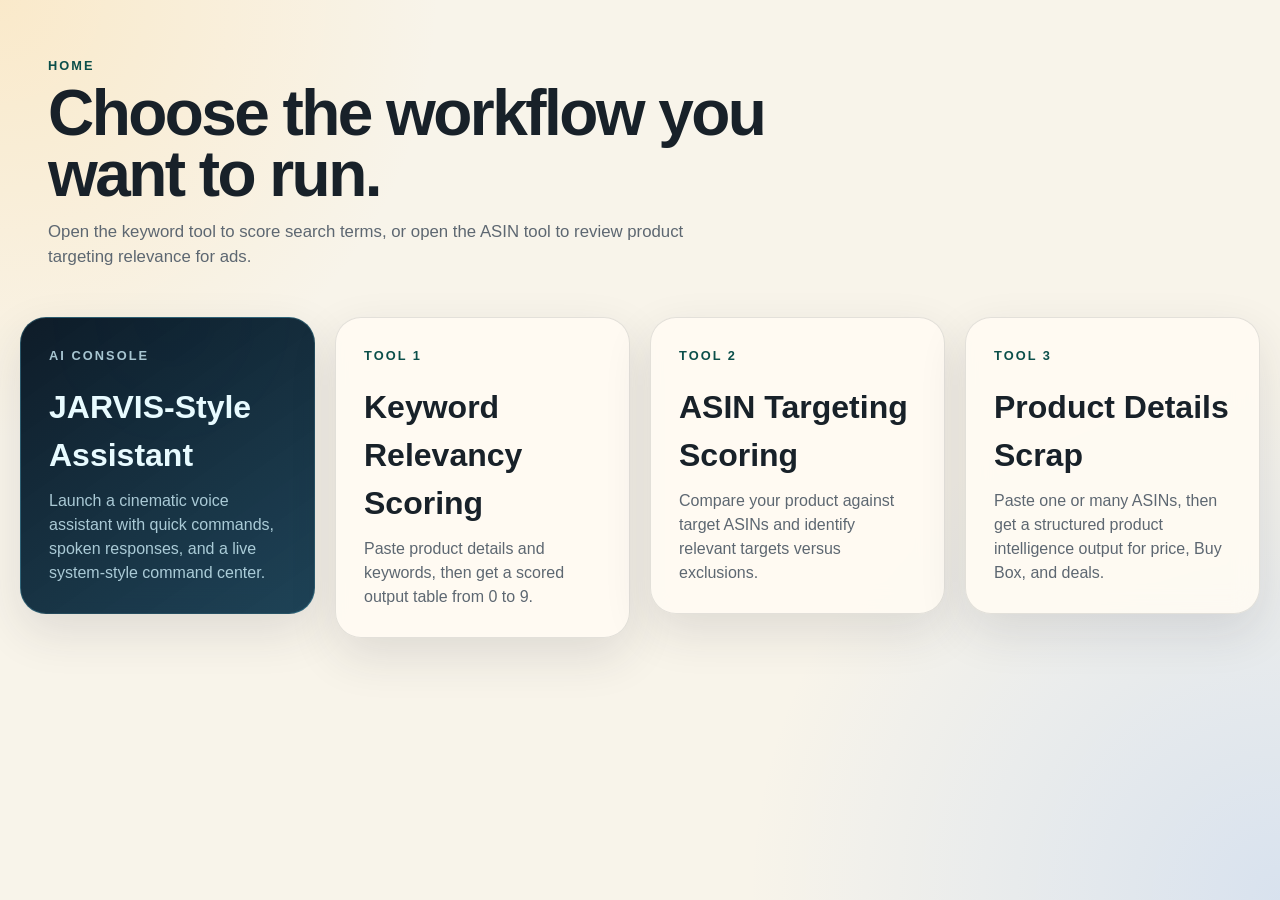
<file: index.html>
<!DOCTYPE html>
<html lang="en">
  <head>
    <meta charset="UTF-8">
    <meta name="viewport" content="width=device-width, initial-scale=1.0">
    <title>Amazon Ads Relevancy Toolkit</title>
    <link rel="stylesheet" href="./styles.css">
  </head>
  <body>
    <main class="app-shell">
      <div class="author-badge">Author by Laxmi Kant</div>

      <section class="hero">
        <p class="eyebrow">Home</p>
        <h1>Choose the workflow you want to run.</h1>
        <p class="hero-copy">
          Open the keyword tool to score search terms, or open the ASIN tool to review product targeting relevance for ads.
        </p>
      </section>

      <section class="workspace workspace-cards">
        <a class="panel tool-card jarvis-card" href="/jarvis">
          <p class="eyebrow">AI Console</p>
          <h2>JARVIS-Style Assistant</h2>
          <p>Launch a cinematic voice assistant with quick commands, spoken responses, and a live system-style command center.</p>
        </a>

        <a class="panel tool-card" href="/keyword">
          <p class="eyebrow">Tool 1</p>
          <h2>Keyword Relevancy Scoring</h2>
          <p>Paste product details and keywords, then get a scored output table from 0 to 9.</p>
        </a>

        <a class="panel tool-card" href="/asin">
          <p class="eyebrow">Tool 2</p>
          <h2>ASIN Targeting Scoring</h2>
          <p>Compare your product against target ASINs and identify relevant targets versus exclusions.</p>
        </a>

        <a class="panel tool-card" href="/product-details-scrap">
          <p class="eyebrow">Tool 3</p>
          <h2>Product Details Scrap</h2>
          <p>Paste one or many ASINs, then get a structured product intelligence output for price, Buy Box, and deals.</p>
        </a>
      </section>
    </main>
  </body>
</html>
</file>
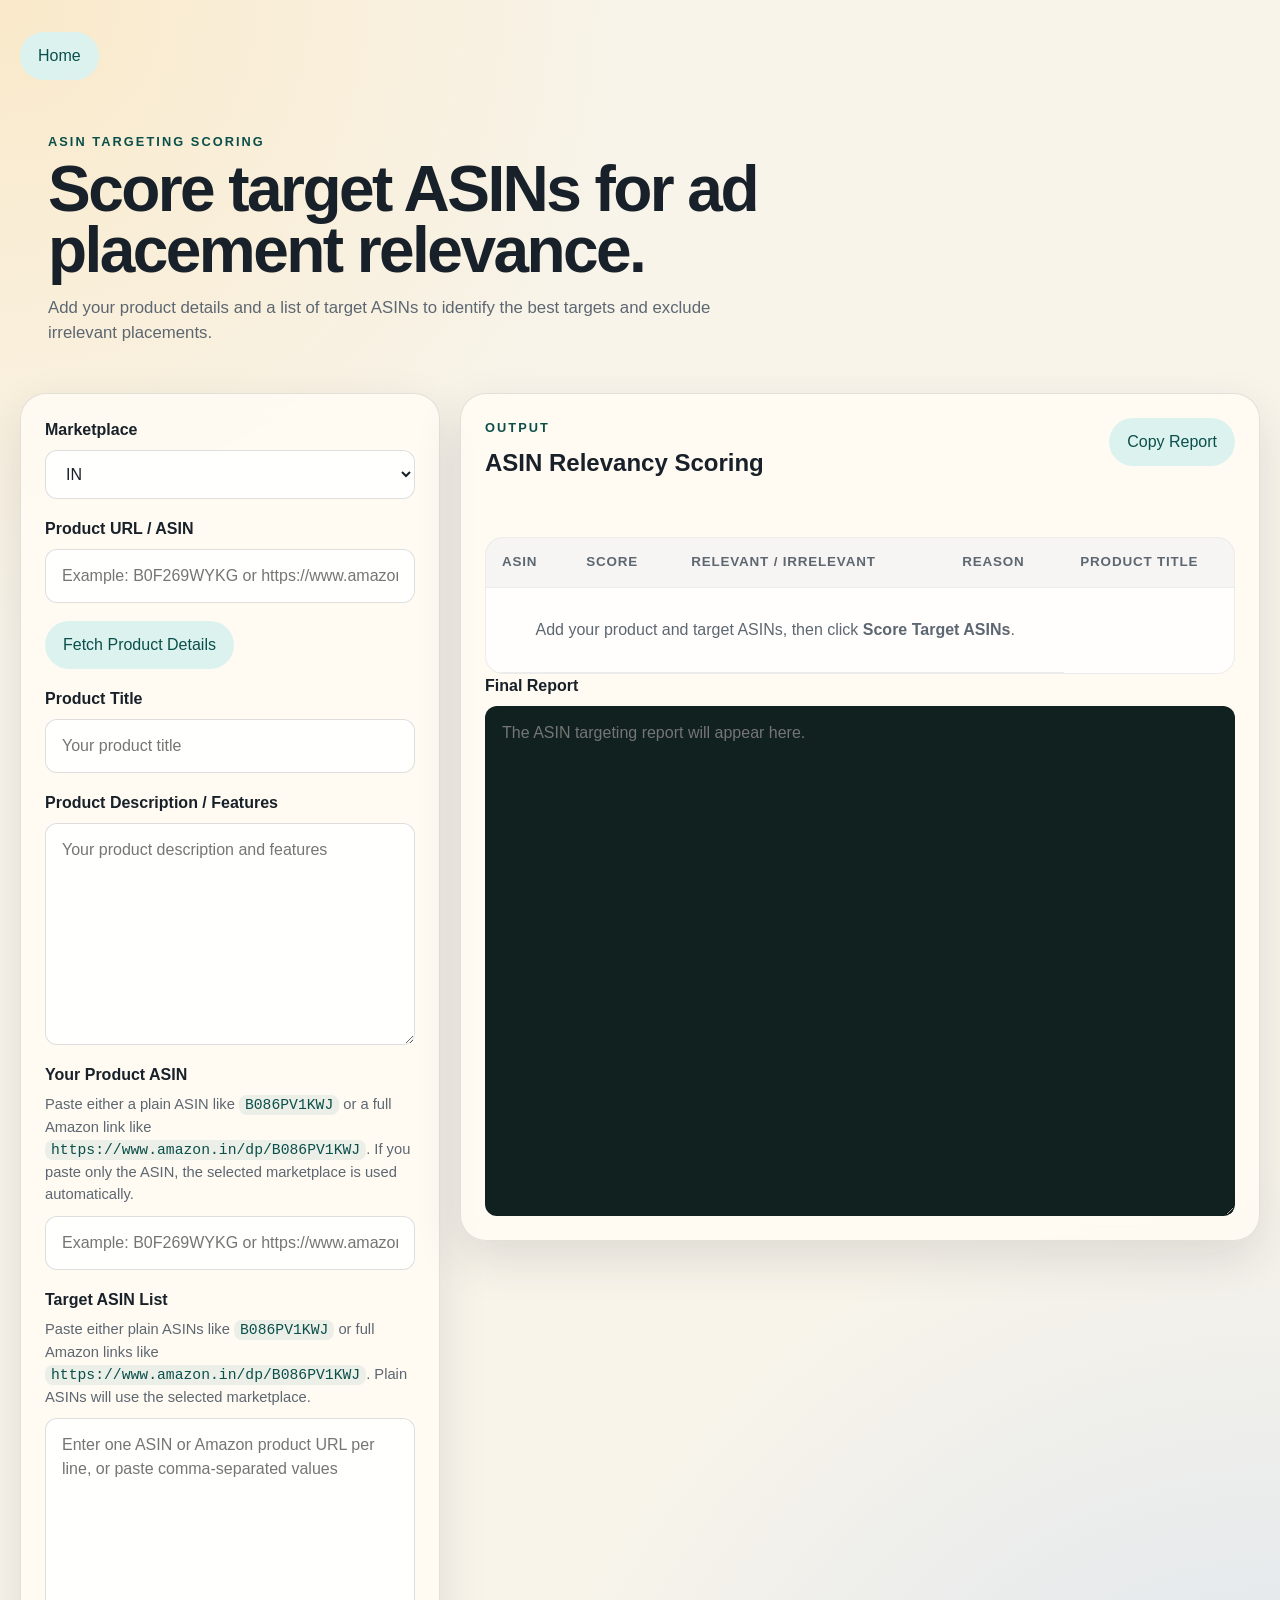
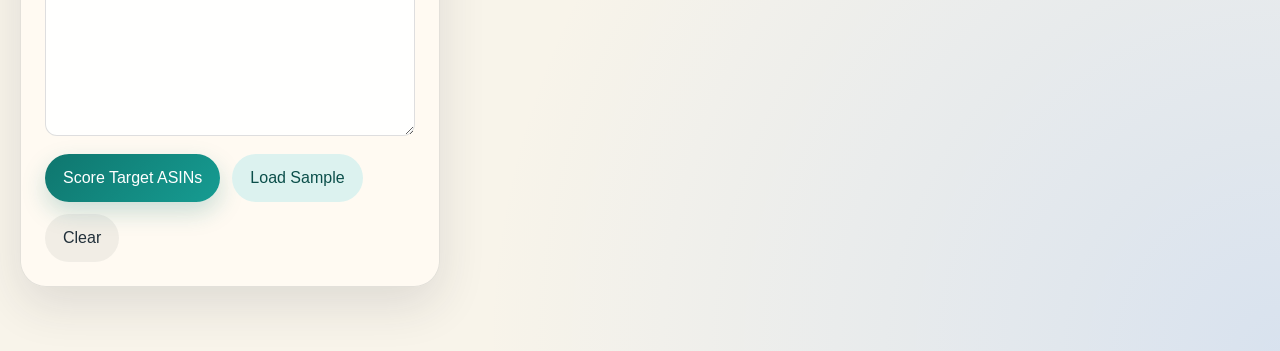
<file: asin.html>
<!DOCTYPE html>
<html lang="en">
  <head>
    <meta charset="UTF-8">
    <meta name="viewport" content="width=device-width, initial-scale=1.0">
    <title>ASIN Targeting Scoring</title>
    <link rel="stylesheet" href="./styles.css">
  </head>
  <body>
    <main class="app-shell">
      <div class="page-top-actions">
        <a class="button button-secondary page-home-link" href="/">Home</a>
      </div>

      <div class="author-badge">Author by Laxmi Kant</div>

      <section class="hero hero-secondary" id="asin-scoring">
        <p class="eyebrow">ASIN Targeting Scoring</p>
        <h1>Score target ASINs for ad placement relevance.</h1>
        <p class="hero-copy">
          Add your product details and a list of target ASINs to identify the best targets and exclude irrelevant placements.
        </p>
      </section>

      <section class="workspace">
        <form class="panel panel-form" id="asin-form" novalidate>
          <div class="field">
            <label for="asin-marketplace">Marketplace</label>
            <select id="asin-marketplace" name="asinMarketplace">
              <option value="IN" selected>IN</option>
              <option value="US">US</option>
              <option value="CA">CA</option>
              <option value="AU">AU</option>
              <option value="UK">UK</option>
              <option value="DE">DE</option>
              <option value="FR">FR</option>
              <option value="IT">IT</option>
              <option value="ES">ES</option>
              <option value="PL">PL</option>
            </select>
          </div>

          <div class="field">
            <label for="asin-product-url">Product URL / ASIN</label>
            <input
              id="asin-product-url"
              name="asinProductUrl"
              type="text"
              placeholder="Example: B0F269WYKG or https://www.amazon.in/dp/B0F269WYKG"
            />
          </div>

          <div class="actions actions-compact">
            <button class="button button-secondary" id="fetch-asin-product" type="button">
              Fetch Product Details
            </button>
          </div>

          <div class="field">
            <label for="asin-product-title">Product Title</label>
            <input
              id="asin-product-title"
              name="asinProductTitle"
              type="text"
              placeholder="Your product title"
            />
          </div>

          <div class="field">
            <label for="asin-product-description">Product Description / Features</label>
            <textarea
              id="asin-product-description"
              name="asinProductDescription"
              rows="8"
              placeholder="Your product description and features"
            ></textarea>
          </div>

          <div class="field">
            <label for="your-product-asin">Your Product ASIN</label>
            <p class="field-note">
              Paste either a plain ASIN like <code>B086PV1KWJ</code> or a full Amazon link like
              <code>https://www.amazon.in/dp/B086PV1KWJ</code>. If you paste only the ASIN, the selected marketplace is used automatically.
            </p>
            <input
              id="your-product-asin"
              name="yourProductAsin"
              type="text"
              placeholder="Example: B0F269WYKG or https://www.amazon.in/dp/B0F269WYKG"
            />
          </div>

          <div class="field">
            <label for="target-asin-list">Target ASIN List</label>
            <p class="field-note">
              Paste either plain ASINs like <code>B086PV1KWJ</code> or full Amazon links like
              <code>https://www.amazon.in/dp/B086PV1KWJ</code>. Plain ASINs will use the selected marketplace.
            </p>
            <textarea
              id="target-asin-list"
              name="targetAsinList"
              rows="12"
              placeholder="Enter one ASIN or Amazon product URL per line, or paste comma-separated values"
            ></textarea>
          </div>

          <div class="actions">
            <button class="button button-primary" type="submit">Score Target ASINs</button>
            <button class="button button-secondary" id="load-asin-sample" type="button">
              Load Sample
            </button>
            <button class="button button-ghost" id="reset-asin-form" type="button">
              Clear
            </button>
          </div>
        </form>

        <section class="panel panel-results">
          <div class="results-header">
            <div>
              <p class="eyebrow">Output</p>
              <h2>ASIN Relevancy Scoring</h2>
            </div>
            <div class="results-actions">
              <button class="button button-secondary" id="copy-asin-output" type="button">
                Copy Report
              </button>
            </div>
          </div>

          <p class="status-message" id="asin-status-message" aria-live="polite"></p>

          <section class="fetched-panel" id="asin-fetched-panel" hidden>
            <div class="fetched-header">
              <div>
                <p class="eyebrow">Live Product Context</p>
                <h2>Fetched Product Details</h2>
              </div>
            </div>
            <div class="fetched-grid">
              <article class="fetched-card">
                <strong>Source</strong>
                <p id="asin-fetched-source">Not fetched yet</p>
              </article>
              <article class="fetched-card">
                <strong>Detected ASIN</strong>
                <p id="asin-fetched-detected-asin">-</p>
              </article>
              <article class="fetched-card fetched-card-wide">
                <strong>Extracted Highlights</strong>
                <ul id="asin-fetched-highlights" class="highlights-list"></ul>
              </article>
            </div>
          </section>

          <div class="table-wrap">
            <table>
              <thead>
                <tr>
                  <th>ASIN</th>
                  <th>Score</th>
                  <th>Relevant / Irrelevant</th>
                  <th>Reason</th>
                  <th>Product Title</th>
                </tr>
              </thead>
              <tbody id="asin-results-body">
                <tr class="empty-row">
                  <td colspan="5">
                    Add your product and target ASINs, then click
                    <strong>Score Target ASINs</strong>.
                  </td>
                </tr>
              </tbody>
            </table>
          </div>

          <div class="report-block">
            <label for="asin-report-output">Final Report</label>
            <textarea
              id="asin-report-output"
              rows="20"
              readonly
              placeholder="The ASIN targeting report will appear here."
            ></textarea>
          </div>
        </section>
      </section>
    </main>

    <script src="./src/main.js" defer></script>
  </body>
</html>
</file>
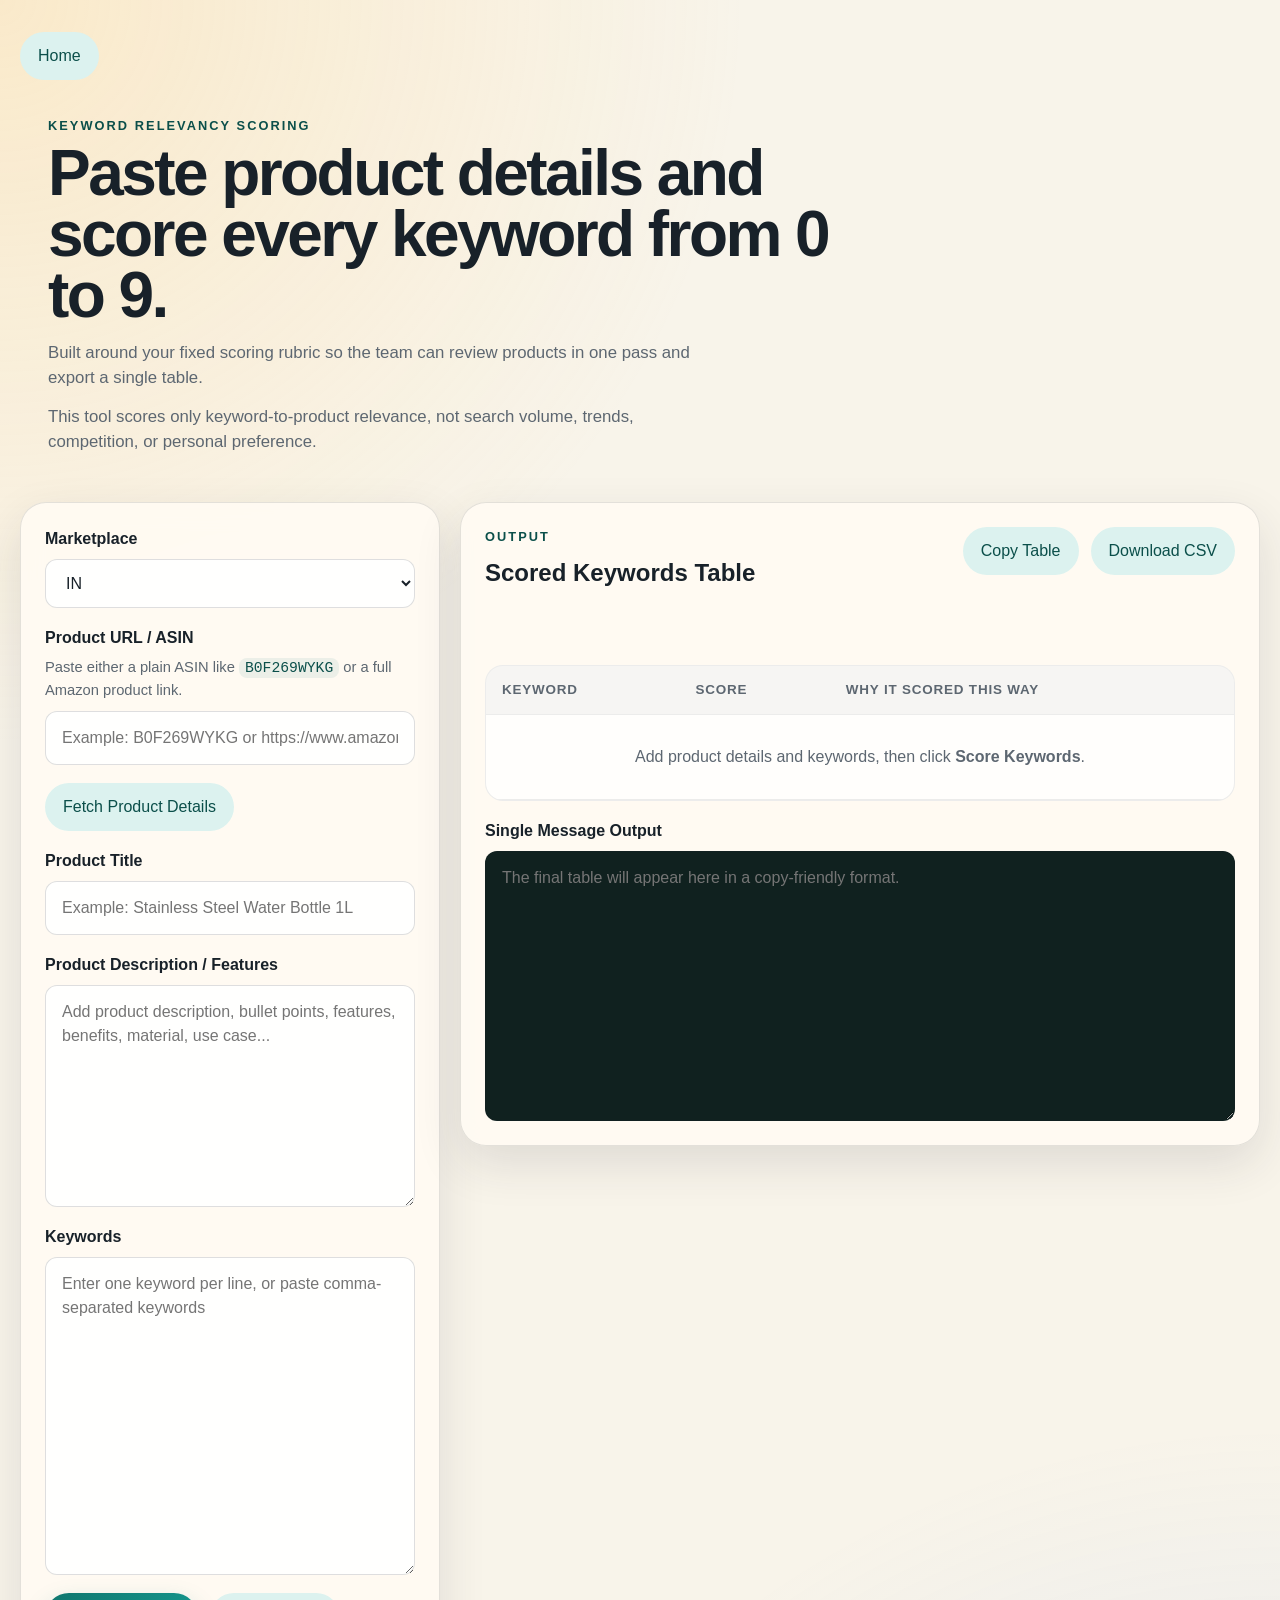
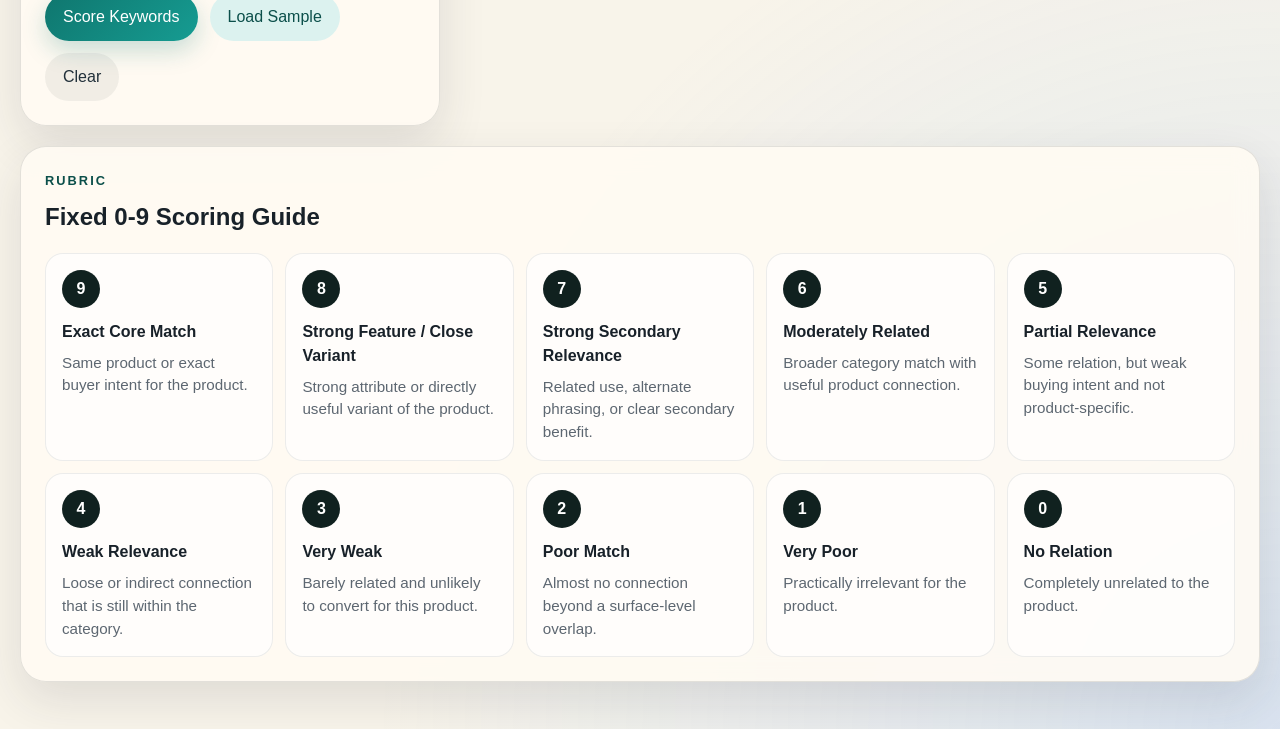
<file: keyword.html>
<!DOCTYPE html>
<html lang="en">
  <head>
    <meta charset="UTF-8">
    <meta name="viewport" content="width=device-width, initial-scale=1.0">
    <title>Keyword Relevancy Scoring</title>
    <link rel="stylesheet" href="./styles.css">
  </head>
  <body>
    <main class="app-shell">
      <div class="page-top-actions">
        <a class="button button-secondary page-home-link" href="/">Home</a>
      </div>

      <div class="author-badge">Author by Laxmi Kant</div>

      <section class="hero" id="keyword-scoring">
        <p class="eyebrow">Keyword Relevancy Scoring</p>
        <h1>Paste product details and score every keyword from 0 to 9.</h1>
        <p class="hero-copy">
          Built around your fixed scoring rubric so the team can review products
          in one pass and export a single table.
        </p>
        <p class="hero-copy">
          This tool scores only keyword-to-product relevance, not search volume,
          trends, competition, or personal preference.
        </p>
      </section>

      <section class="workspace">
        <form class="panel panel-form" id="score-form" novalidate>
          <div class="field">
            <label for="keyword-marketplace">Marketplace</label>
            <select id="keyword-marketplace" name="keywordMarketplace">
              <option value="IN" selected>IN</option>
              <option value="US">US</option>
              <option value="CA">CA</option>
              <option value="AU">AU</option>
              <option value="UK">UK</option>
              <option value="DE">DE</option>
              <option value="FR">FR</option>
              <option value="IT">IT</option>
              <option value="ES">ES</option>
              <option value="PL">PL</option>
            </select>
          </div>

          <div class="field">
            <label for="product-url">Product URL / ASIN</label>
            <p class="field-note">
              Paste either a plain ASIN like <code>B0F269WYKG</code> or a full Amazon product link.
            </p>
            <input
              id="product-url"
              name="productUrl"
              type="text"
              placeholder="Example: B0F269WYKG or https://www.amazon.in/dp/B0F269WYKG"
            />
          </div>

          <div class="actions actions-compact">
            <button class="button button-secondary" id="fetch-product" type="button">
              Fetch Product Details
            </button>
          </div>

          <div class="field">
            <label for="product-title">Product Title</label>
            <input
              id="product-title"
              name="productTitle"
              type="text"
              placeholder="Example: Stainless Steel Water Bottle 1L"
            />
          </div>

          <div class="field">
            <label for="product-description">Product Description / Features</label>
            <textarea
              id="product-description"
              name="productDescription"
              rows="8"
              placeholder="Add product description, bullet points, features, benefits, material, use case..."
            ></textarea>
          </div>

          <div class="field">
            <label for="keywords">Keywords</label>
            <textarea
              id="keywords"
              name="keywords"
              rows="12"
              placeholder="Enter one keyword per line, or paste comma-separated keywords"
            ></textarea>
          </div>

          <div class="actions">
            <button class="button button-primary" id="score-button" type="submit">Score Keywords</button>
            <button class="button button-secondary" id="fill-sample" type="button">
              Load Sample
            </button>
            <button class="button button-ghost" id="reset-form" type="button">
              Clear
            </button>
          </div>
        </form>

        <section class="panel panel-results">
          <div class="results-header">
            <div>
              <p class="eyebrow">Output</p>
              <h2>Scored Keywords Table</h2>
            </div>
            <div class="results-actions">
              <button class="button button-secondary" id="copy-table" type="button">
                Copy Table
              </button>
              <button class="button button-secondary" id="download-csv" type="button">
                Download CSV
              </button>
            </div>
          </div>

          <p class="status-message" id="status-message" aria-live="polite"></p>

          <section class="fetched-panel" id="fetched-panel" hidden>
            <div class="fetched-header">
              <div>
                <p class="eyebrow">Live Product Context</p>
                <h2>Fetched Product Details</h2>
              </div>
            </div>
            <div class="fetched-grid">
              <article class="fetched-card">
                <strong>Source</strong>
                <p id="fetched-source">Not fetched yet</p>
              </article>
              <article class="fetched-card">
                <strong>Detected ASIN</strong>
                <p id="fetched-asin">-</p>
              </article>
              <article class="fetched-card fetched-card-wide">
                <strong>Extracted Highlights</strong>
                <ul id="fetched-highlights" class="highlights-list"></ul>
              </article>
            </div>
          </section>

          <div class="summary" id="summary-cards"></div>

          <div class="table-wrap">
            <table>
              <thead>
                <tr>
                  <th>Keyword</th>
                  <th>Score</th>
                  <th>Why It Scored This Way</th>
                </tr>
              </thead>
              <tbody id="results-body">
                <tr class="empty-row">
                  <td colspan="3">
                    Add product details and keywords, then click
                    <strong>Score Keywords</strong>.
                  </td>
                </tr>
              </tbody>
            </table>
          </div>

          <div class="export-block">
            <label for="markdown-output">Single Message Output</label>
            <textarea
              id="markdown-output"
              rows="10"
              readonly
              placeholder="The final table will appear here in a copy-friendly format."
            ></textarea>
          </div>
        </section>
      </section>

      <section class="panel rubric-panel">
        <div class="results-header">
          <div>
            <p class="eyebrow">Rubric</p>
            <h2>Fixed 0-9 Scoring Guide</h2>
          </div>
        </div>
        <div class="rubric-grid">
          <article><span>9</span><strong>Exact Core Match</strong><p>Same product or exact buyer intent for the product.</p></article>
          <article><span>8</span><strong>Strong Feature / Close Variant</strong><p>Strong attribute or directly useful variant of the product.</p></article>
          <article><span>7</span><strong>Strong Secondary Relevance</strong><p>Related use, alternate phrasing, or clear secondary benefit.</p></article>
          <article><span>6</span><strong>Moderately Related</strong><p>Broader category match with useful product connection.</p></article>
          <article><span>5</span><strong>Partial Relevance</strong><p>Some relation, but weak buying intent and not product-specific.</p></article>
          <article><span>4</span><strong>Weak Relevance</strong><p>Loose or indirect connection that is still within the category.</p></article>
          <article><span>3</span><strong>Very Weak</strong><p>Barely related and unlikely to convert for this product.</p></article>
          <article><span>2</span><strong>Poor Match</strong><p>Almost no connection beyond a surface-level overlap.</p></article>
          <article><span>1</span><strong>Very Poor</strong><p>Practically irrelevant for the product.</p></article>
          <article><span>0</span><strong>No Relation</strong><p>Completely unrelated to the product.</p></article>
        </div>
      </section>
    </main>

    <script src="./src/main.js" defer></script>
  </body>
</html>
</file>
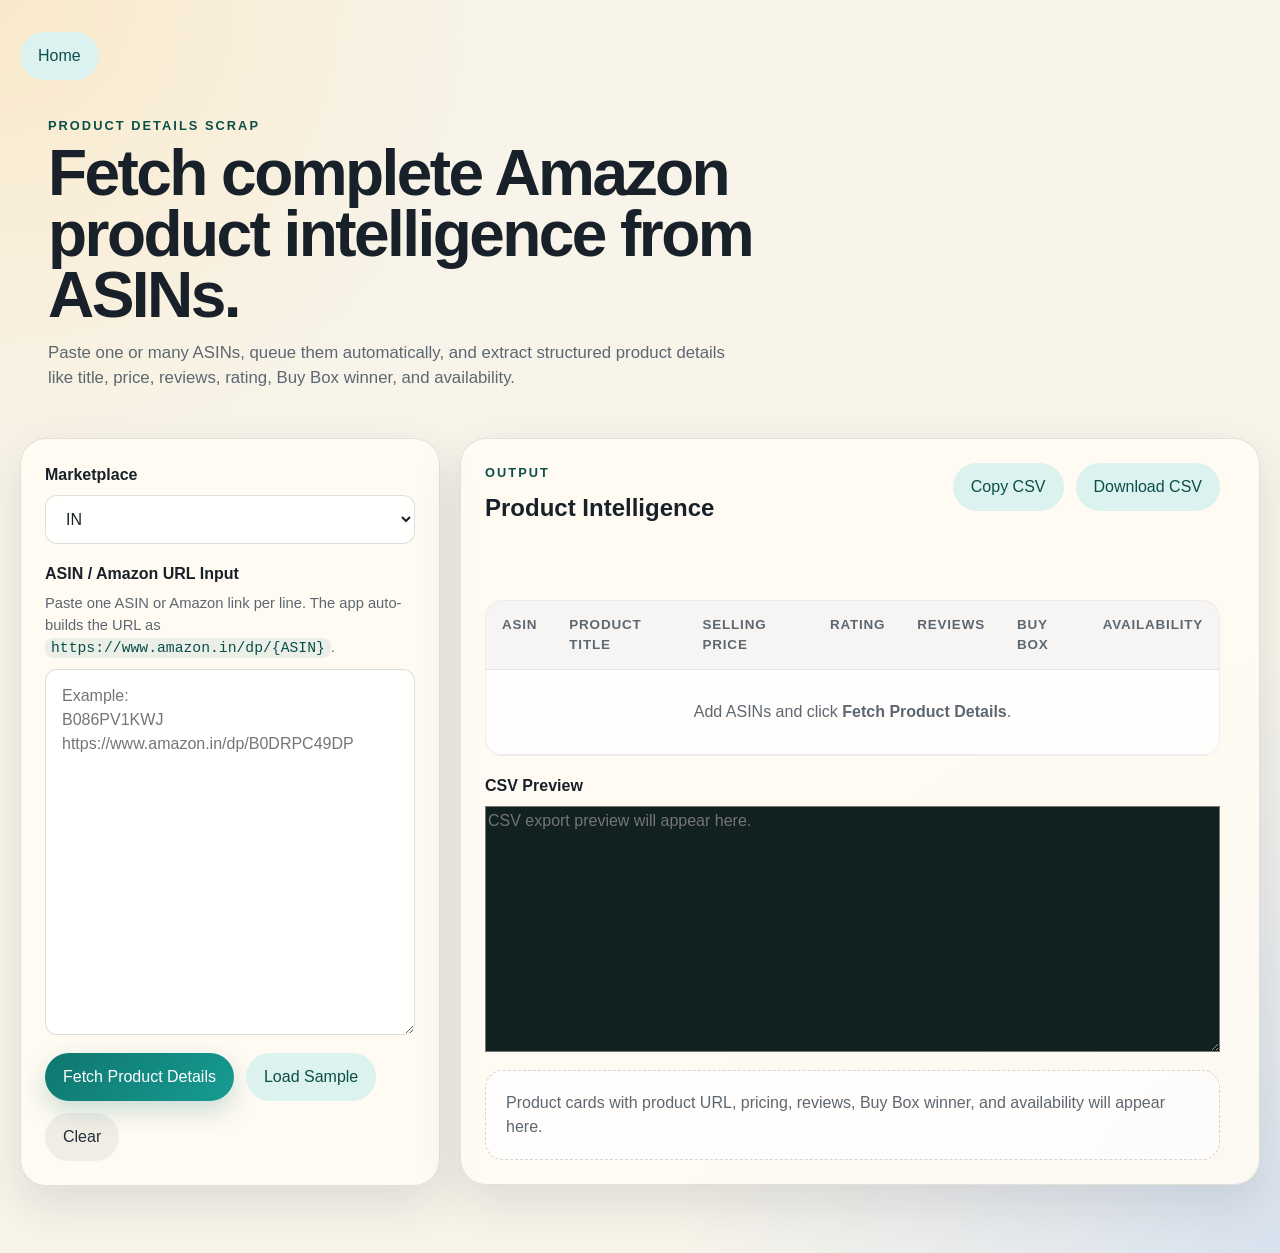
<file: product-details-scrap.html>
<!DOCTYPE html>
<html lang="en">
  <head>
    <meta charset="UTF-8">
    <meta name="viewport" content="width=device-width, initial-scale=1.0">
    <title>Product Details Scrap</title>
    <link rel="stylesheet" href="./styles.css">
  </head>
  <body>
    <main class="app-shell">
      <div class="page-top-actions">
        <a class="button button-secondary page-home-link" href="/">Home</a>
      </div>

      <div class="author-badge">Author by Laxmi Kant</div>

      <section class="hero">
        <p class="eyebrow">Product Details Scrap</p>
        <h1>Fetch complete Amazon product intelligence from ASINs.</h1>
        <p class="hero-copy">
          Paste one or many ASINs, queue them automatically, and extract structured product details like title, price,
          reviews, rating, Buy Box winner, and availability.
        </p>
      </section>

      <section class="workspace">
        <form class="panel panel-form" id="scrap-form" novalidate>
          <div class="field">
            <label for="scrap-marketplace">Marketplace</label>
            <select id="scrap-marketplace" name="scrapMarketplace">
              <option value="IN" selected>IN</option>
              <option value="US">US</option>
              <option value="CA">CA</option>
              <option value="AU">AU</option>
              <option value="UK">UK</option>
              <option value="DE">DE</option>
              <option value="FR">FR</option>
              <option value="IT">IT</option>
              <option value="ES">ES</option>
              <option value="PL">PL</option>
            </select>
          </div>

          <div class="field">
            <label for="scrap-asins">ASIN / Amazon URL Input</label>
            <p class="field-note">
              Paste one ASIN or Amazon link per line. The app auto-builds the URL as
              <code id="scrap-marketplace-template">https://www.amazon.in/dp/{ASIN}</code>.
            </p>
            <textarea
              id="scrap-asins"
              name="scrapAsins"
              rows="14"
              placeholder="Example:
B086PV1KWJ
https://www.amazon.in/dp/B0DRPC49DP"
            ></textarea>
          </div>

          <div class="actions">
            <button class="button button-primary" type="submit">Fetch Product Details</button>
            <button class="button button-secondary" id="load-scrap-sample" type="button">Load Sample</button>
            <button class="button button-ghost" id="reset-scrap-form" type="button">Clear</button>
          </div>
        </form>

        <section class="panel panel-results panel-results-scrollable">
          <div class="results-header">
            <div>
              <p class="eyebrow">Output</p>
              <h2>Product Intelligence</h2>
            </div>
            <div class="results-actions">
              <button class="button button-secondary" id="copy-scrap-csv" type="button">Copy CSV</button>
              <button class="button button-secondary" id="download-scrap-csv" type="button">Download CSV</button>
            </div>
          </div>

          <p class="status-message" id="scrap-status-message" aria-live="polite"></p>

          <div class="summary" id="scrap-summary-cards"></div>

          <div class="table-wrap">
            <table class="scrap-results-table">
              <thead>
                <tr>
                  <th>ASIN</th>
                  <th>Product Title</th>
                  <th>Selling Price</th>
                  <th>Rating</th>
                  <th>Reviews</th>
                  <th>Buy Box</th>
                  <th>Availability</th>
                </tr>
              </thead>
              <tbody id="scrap-results-body">
                <tr class="empty-row">
                  <td colspan="7">
                    Add ASINs and click <strong>Fetch Product Details</strong>.
                  </td>
                </tr>
              </tbody>
            </table>
          </div>

          <div class="export-block">
            <label for="scrap-export-output">CSV Preview</label>
            <textarea
              id="scrap-export-output"
              rows="10"
              readonly
              placeholder="CSV export preview will appear here."
            ></textarea>
          </div>

          <section class="scrap-card-grid" id="scrap-card-grid">
            <article class="scrap-empty-card">
              Product cards with product URL, pricing, reviews, Buy Box winner, and availability will appear here.
            </article>
          </section>
        </section>
      </section>
    </main>

    <script src="./src/product-scrap.js" defer></script>
  </body>
</html>
</file>
<file: styles.css>
:root {
  color-scheme: light;
  font-family: "Segoe UI", Tahoma, Geneva, Verdana, sans-serif;
  line-height: 1.5;
  background:
    radial-gradient(circle at top left, rgba(255, 206, 120, 0.28), transparent 28%),
    radial-gradient(circle at bottom right, rgba(103, 162, 255, 0.22), transparent 34%),
    #f8f4ea;
  color: #182129;
  --panel: rgba(255, 251, 243, 0.9);
  --panel-border: rgba(24, 33, 41, 0.12);
  --accent: #0f766e;
  --accent-dark: #0b4f4a;
  --secondary: #dcf2ef;
  --warm: #f4a259;
  --danger: #b45309;
  --muted: #5d6771;
  --shadow: 0 18px 48px rgba(40, 41, 61, 0.12);
  --radius-lg: 26px;
  --radius-md: 18px;
  --radius-sm: 12px;
}

* {
  box-sizing: border-box;
}

body {
  margin: 0;
  min-height: 100vh;
  background: inherit;
}

button,
input,
select,
textarea {
  font: inherit;
}

.app-shell {
  width: min(1240px, calc(100% - 32px));
  margin: 0 auto;
  padding: 32px 0 48px;
  position: relative;
}

.page-top-actions {
  display: flex;
  justify-content: flex-start;
  margin-bottom: 12px;
}

.page-home-link {
  text-decoration: none;
}

.author-badge {
  display: none !important;
  position: absolute;
  top: 8px;
  right: 0;
  padding: 10px 16px;
  border: 1px solid rgba(15, 118, 110, 0.18);
  border-radius: 999px;
  background: linear-gradient(135deg, rgba(255, 255, 255, 0.92), rgba(220, 242, 239, 0.92));
  box-shadow: 0 10px 24px rgba(15, 118, 110, 0.12);
  color: var(--accent-dark);
  font-size: 0.92rem;
  font-weight: 700;
  letter-spacing: 0.02em;
  backdrop-filter: blur(10px);
}

.hero {
  margin-bottom: 24px;
  padding: 24px 28px;
  scroll-margin-top: 110px;
}

.hero-secondary {
  margin-top: 28px;
}

.eyebrow {
  margin: 0 0 8px;
  font-size: 0.8rem;
  font-weight: 700;
  letter-spacing: 0.16em;
  text-transform: uppercase;
  color: var(--accent-dark);
}

h1,
h2,
p {
  margin: 0;
}

.hero h1 {
  max-width: 800px;
  font-size: clamp(2rem, 5vw, 4.2rem);
  line-height: 0.95;
  letter-spacing: -0.04em;
}

.hero-copy {
  max-width: 680px;
  margin-top: 14px;
  color: var(--muted);
  font-size: 1.05rem;
}

.workspace {
  display: grid;
  grid-template-columns: minmax(320px, 420px) minmax(0, 1fr);
  gap: 20px;
  align-items: start;
  margin-bottom: 20px;
}

.workspace-cards {
  grid-template-columns: repeat(auto-fit, minmax(260px, 1fr));
}

.panel {
  background: var(--panel);
  border: 1px solid var(--panel-border);
  border-radius: var(--radius-lg);
  box-shadow: var(--shadow);
  backdrop-filter: blur(12px);
}

.panel-form,
.panel-results,
.rubric-panel {
  padding: 24px;
}

.panel-results-scrollable {
  position: sticky;
  top: 16px;
  max-height: calc(100vh - 32px);
  overflow-y: auto;
  overscroll-behavior: contain;
  scrollbar-gutter: stable;
}

.tool-card {
  display: grid;
  gap: 10px;
  padding: 28px;
  min-height: 280px;
  align-content: start;
  text-decoration: none;
  color: inherit;
  transition:
    transform 0.18s ease,
    box-shadow 0.18s ease,
    border-color 0.18s ease;
}

.tool-card:hover,
.tool-card:focus {
  transform: translateY(-2px);
  border-color: rgba(15, 118, 110, 0.24);
  box-shadow: 0 16px 34px rgba(15, 118, 110, 0.12);
}

.tool-card h2 {
  font-size: clamp(1.4rem, 3vw, 2rem);
  min-height: 2.5em;
}

.tool-card p:last-child {
  color: var(--muted);
  font-size: 1rem;
}

.jarvis-card {
  background:
    linear-gradient(145deg, rgba(4, 18, 32, 0.96), rgba(6, 48, 71, 0.9)),
    radial-gradient(circle at top, rgba(79, 212, 255, 0.26), transparent 42%);
  border-color: rgba(116, 225, 255, 0.22);
  color: #e8fbff;
}

.jarvis-card .eyebrow,
.jarvis-card p:last-child {
  color: rgba(211, 245, 255, 0.78);
}

.jarvis-card h2 {
  min-height: auto;
}

.help-chat {
  display: none !important;
}

.scrap-card-grid {
  display: grid;
  gap: 16px;
  margin-top: 18px;
}

.scrap-card {
  padding: 20px;
  display: grid;
  gap: 16px;
}

.scrap-empty-card {
  padding: 20px;
  border: 1px dashed rgba(24, 33, 41, 0.18);
  border-radius: var(--radius-md);
  background: rgba(255, 255, 255, 0.6);
  color: var(--muted);
}

.scrap-card-header {
  display: flex;
  justify-content: flex-start;
  gap: 12px;
  align-items: flex-start;
}

.scrap-card-header h2 {
  font-size: 1.15rem;
  line-height: 1.2;
}

.scrap-meta-grid {
  display: grid;
  grid-template-columns: repeat(4, minmax(0, 1fr));
  gap: 12px;
}

.scrap-meta-grid article,
.scrap-section {
  display: grid;
  gap: 6px;
}

.scrap-meta-grid strong,
.scrap-section strong {
  font-size: 0.9rem;
}

.scrap-meta-grid span,
.scrap-section p,
.scrap-section li {
  color: var(--muted);
}

.scrap-list {
  margin: 0;
  padding-left: 18px;
  display: grid;
  gap: 6px;
}

.help-chat {
  position: fixed;
  right: 20px;
  bottom: 20px;
  z-index: 1200;
  display: grid;
  justify-items: end;
  gap: 10px;
}

.help-chat-suggestion {
  max-width: 240px;
  border: 1px solid rgba(15, 118, 110, 0.16);
  border-radius: 999px;
  background: rgba(255, 251, 243, 0.96);
  box-shadow: 0 12px 26px rgba(24, 33, 41, 0.12);
  color: var(--accent-dark);
  padding: 10px 14px;
  cursor: pointer;
}

.help-chat-panel {
  width: min(360px, calc(100vw - 28px));
  border: 1px solid rgba(24, 33, 41, 0.12);
  border-radius: 22px;
  background: rgba(255, 251, 243, 0.97);
  box-shadow: 0 20px 44px rgba(24, 33, 41, 0.18);
  backdrop-filter: blur(12px);
  overflow: hidden;
}

.help-chat-header {
  display: flex;
  align-items: flex-start;
  justify-content: space-between;
  gap: 12px;
  padding: 16px 18px 12px;
  border-bottom: 1px solid rgba(24, 33, 41, 0.08);
}

.help-chat-header h2 {
  font-size: 1rem;
}

.help-chat-eyebrow {
  margin: 0 0 4px;
  color: var(--accent-dark);
  font-size: 0.72rem;
  font-weight: 700;
  letter-spacing: 0.16em;
  text-transform: uppercase;
}

.help-chat-minimize {
  width: 34px;
  height: 34px;
  border: 0;
  border-radius: 50%;
  background: rgba(15, 118, 110, 0.1);
  color: var(--accent-dark);
  cursor: pointer;
}

.help-chat-messages {
  max-height: 300px;
  overflow-y: auto;
  padding: 14px 16px 6px;
  display: grid;
  gap: 10px;
}

.help-chat-message {
  display: flex;
}

.help-chat-message p {
  margin: 0;
  padding: 10px 12px;
  border-radius: 16px;
  max-width: 92%;
  white-space: pre-wrap;
  word-break: break-word;
}

.help-chat-message-assistant p {
  background: rgba(15, 118, 110, 0.08);
  color: #17343a;
}

.help-chat-message-user {
  justify-content: flex-end;
}

.help-chat-message-user p {
  background: rgba(15, 118, 110, 0.16);
  color: #0d2b2e;
}

.help-chat-quick-actions {
  padding: 8px 16px 2px;
  display: flex;
  flex-wrap: wrap;
  gap: 8px;
}

.help-chat-chip {
  border: 1px solid rgba(15, 118, 110, 0.14);
  border-radius: 999px;
  background: rgba(220, 242, 239, 0.72);
  color: var(--accent-dark);
  padding: 8px 12px;
  cursor: pointer;
}

.help-chat-form {
  display: grid;
  grid-template-columns: minmax(0, 1fr) auto;
  gap: 10px;
  padding: 14px 16px 16px;
}

.help-chat-input {
  width: 100%;
  border: 1px solid rgba(24, 33, 41, 0.14);
  border-radius: 14px;
  padding: 12px 14px;
  background: rgba(255, 255, 255, 0.88);
}

.help-chat-bubble {
  display: inline-flex;
  align-items: center;
  gap: 10px;
  border: 0;
  border-radius: 999px;
  background: linear-gradient(135deg, #0f766e, #0b4f4a);
  color: #fff;
  padding: 14px 18px;
  box-shadow: 0 16px 36px rgba(15, 118, 110, 0.28);
  font-weight: 700;
  cursor: pointer;
}

.help-chat-bubble-icon {
  display: inline-flex;
  align-items: center;
  justify-content: center;
  width: 28px;
  height: 28px;
  border-radius: 50%;
  background: rgba(255, 255, 255, 0.16);
}

.scrap-status-badge {
  display: inline-flex;
  align-items: center;
  justify-content: center;
  min-width: 88px;
  padding: 6px 12px;
  border-radius: 999px;
  font-weight: 700;
  font-size: 0.88rem;
}

.scrap-status-queued {
  background: rgba(93, 103, 113, 0.14);
  color: #40505c;
}

.scrap-status-fetching {
  background: rgba(244, 162, 89, 0.18);
  color: #8a4f12;
}

.scrap-status-success {
  background: rgba(15, 118, 110, 0.16);
  color: var(--accent-dark);
}

.scrap-status-failed {
  background: rgba(180, 83, 9, 0.14);
  color: var(--danger);
}

.panel-form {
  position: sticky;
  top: 16px;
}

.field {
  display: grid;
  gap: 8px;
  margin-bottom: 18px;
}

.field label {
  font-weight: 700;
}

.field-note {
  margin: -2px 0 2px;
  color: var(--muted);
  font-size: 0.92rem;
}

.field-note code {
  background: rgba(15, 118, 110, 0.08);
  border-radius: 8px;
  padding: 2px 6px;
  color: var(--accent-dark);
}

.field input,
.field select,
.field textarea,
#markdown-output {
  width: 100%;
  border: 1px solid rgba(24, 33, 41, 0.14);
  border-radius: var(--radius-sm);
  padding: 14px 16px;
  background: rgba(255, 255, 255, 0.88);
  color: inherit;
  resize: vertical;
}

.field input:focus,
.field select:focus,
.field textarea:focus,
.button:focus,
#markdown-output:focus {
  outline: 2px solid rgba(15, 118, 110, 0.25);
  outline-offset: 2px;
}

.actions,
.results-actions,
.results-header {
  display: flex;
  gap: 12px;
  flex-wrap: wrap;
}

.actions {
  margin-top: 6px;
}

.actions-compact {
  margin-top: 0;
  margin-bottom: 18px;
}

.results-header {
  justify-content: space-between;
  align-items: flex-start;
  margin-bottom: 18px;
}

.button {
  border: none;
  border-radius: 999px;
  padding: 12px 18px;
  cursor: pointer;
  transition:
    transform 0.18s ease,
    box-shadow 0.18s ease,
    background 0.18s ease;
}

.button:hover {
  transform: translateY(-1px);
}

.button-primary {
  background: linear-gradient(135deg, var(--accent), #169c92);
  color: #ffffff;
  box-shadow: 0 10px 24px rgba(15, 118, 110, 0.22);
}

.button-secondary {
  background: var(--secondary);
  color: var(--accent-dark);
}

.button-ghost {
  background: rgba(24, 33, 41, 0.06);
  color: #22303a;
}

.summary {
  display: grid;
  grid-template-columns: repeat(3, minmax(0, 1fr));
  gap: 12px;
  margin-bottom: 18px;
}

.status-message {
  min-height: 24px;
  margin-bottom: 14px;
  color: var(--accent-dark);
  font-weight: 600;
}

.status-message.is-error {
  color: var(--danger);
  font-weight: 500;
}

.service-error {
  color: var(--danger);
  font-style: italic;
  font-size: 0.9em;
}

.service-error em {
  color: var(--danger);
}

/* Truncated title styling with tooltip */
td[title]:not(.service-error) {
  cursor: help;
  position: relative;
}

td[title]:not(.service-error):hover {
  background-color: rgba(15, 118, 110, 0.05);
}

.fetched-panel {
  margin-bottom: 18px;
  padding: 18px;
  border-radius: var(--radius-md);
  background: rgba(15, 118, 110, 0.07);
  border: 1px solid rgba(15, 118, 110, 0.14);
}

.fetched-header {
  margin-bottom: 14px;
}

.fetched-grid {
  display: grid;
  grid-template-columns: repeat(2, minmax(0, 1fr));
  gap: 12px;
}

.fetched-card {
  padding: 14px;
  border-radius: var(--radius-md);
  background: rgba(255, 255, 255, 0.72);
  border: 1px solid rgba(24, 33, 41, 0.08);
}

.fetched-card strong {
  display: block;
  margin-bottom: 8px;
}

.fetched-card p {
  color: var(--muted);
}

.fetched-card-wide {
  grid-column: 1 / -1;
}

.highlights-list {
  margin: 0;
  padding-left: 18px;
  color: var(--muted);
}

.highlights-list li + li {
  margin-top: 6px;
}

.summary-card {
  padding: 16px;
  border-radius: var(--radius-md);
  background: rgba(255, 255, 255, 0.72);
  border: 1px solid rgba(24, 33, 41, 0.08);
}

.summary-card strong {
  display: block;
  font-size: 1.8rem;
  line-height: 1;
  margin-bottom: 8px;
}

.summary-card span {
  color: var(--muted);
  font-size: 0.92rem;
}

.table-wrap {
  overflow: auto;
  border-radius: var(--radius-md);
  border: 1px solid rgba(24, 33, 41, 0.08);
  background: rgba(255, 255, 255, 0.74);
}

table {
  width: 100%;
  border-collapse: collapse;
  min-width: 620px;
}

th,
td {
  padding: 14px 16px;
  text-align: left;
  border-bottom: 1px solid rgba(24, 33, 41, 0.08);
  vertical-align: top;
}

th {
  font-size: 0.84rem;
  letter-spacing: 0.06em;
  text-transform: uppercase;
  color: var(--muted);
  background: rgba(24, 33, 41, 0.04);
}

td:nth-child(2) {
  width: 90px;
  font-weight: 700;
}

.scrap-results-table td:nth-child(2),
.scrap-title-cell {
  width: 260px;
  max-width: 260px;
  font-weight: 400;
}

.scrap-table-title {
  display: block;
  max-width: 260px;
  white-space: nowrap;
  overflow: hidden;
  text-overflow: ellipsis;
}

.score-pill {
  display: inline-flex;
  min-width: 42px;
  justify-content: center;
  padding: 6px 10px;
  border-radius: 999px;
  color: #fff;
  font-weight: 700;
}

.empty-row td {
  color: var(--muted);
  text-align: center;
  padding: 30px 16px;
}

.export-block {
  margin-top: 18px;
  display: grid;
  gap: 8px;
}

.report-block {
  display: grid;
  gap: 8px;
}

.report-block label {
  font-weight: 700;
}

#asin-report-output {
  width: 100%;
  border: 1px solid rgba(24, 33, 41, 0.14);
  border-radius: var(--radius-sm);
  padding: 14px 16px;
  background: #10211f;
  color: #e9fff8;
  resize: vertical;
}

.asin-section {
  margin-top: 20px;
}

.export-block label {
  font-weight: 700;
}

#markdown-output {
  background: #10211f;
  color: #e9fff8;
}

#scrap-export-output {
  background: #10211f;
  color: #e9fff8;
}

.rubric-grid {
  display: grid;
  grid-template-columns: repeat(auto-fit, minmax(190px, 1fr));
  gap: 12px;
}

.rubric-grid article {
  padding: 16px;
  border-radius: var(--radius-md);
  background: rgba(255, 255, 255, 0.7);
  border: 1px solid rgba(24, 33, 41, 0.08);
}

.rubric-grid span {
  display: inline-flex;
  width: 38px;
  height: 38px;
  align-items: center;
  justify-content: center;
  border-radius: 50%;
  background: #10211f;
  color: #ffffff;
  font-weight: 700;
  margin-bottom: 12px;
}

.rubric-grid strong {
  display: block;
  margin-bottom: 8px;
}

.rubric-grid p {
  color: var(--muted);
  font-size: 0.95rem;
}

@media (max-width: 980px) {
  .workspace {
    grid-template-columns: 1fr;
  }

  .workspace-cards {
    grid-template-columns: 1fr;
  }

  .scrap-meta-grid {
    grid-template-columns: repeat(2, minmax(0, 1fr));
  }

  .panel-form {
    position: static;
  }

  .panel-results-scrollable {
    position: static;
    max-height: none;
    overflow: visible;
  }
}

@media (max-width: 720px) {
  .app-shell {
    width: min(100% - 20px, 1240px);
    padding-top: 20px;
  }

  .page-top-actions {
    margin-bottom: 10px;
  }

  .hero,
  .panel-form,
  .panel-results,
  .rubric-panel {
    padding: 18px;
  }

  .author-badge {
    position: static;
    display: none !important;
    margin: 0 0 12px 0;
  }

  .summary {
    grid-template-columns: 1fr;
  }

  .fetched-grid {
    grid-template-columns: 1fr;
  }

  .scrap-card-header,
  .scrap-meta-grid {
    grid-template-columns: 1fr;
    display: grid;
  }

  .button,
  .results-actions .button {
    width: 100%;
    justify-content: center;
  }

  .help-chat {
    right: 14px;
    bottom: 14px;
  }

  .help-chat-panel {
    width: min(100vw - 24px, 360px);
  }

  .help-chat-form {
    grid-template-columns: 1fr;
  }
}

.jarvis-body {
  margin: 0;
  min-height: 100vh;
  color: #d8f6ff;
  background:
    radial-gradient(circle at top, rgba(58, 191, 255, 0.18), transparent 24%),
    radial-gradient(circle at bottom left, rgba(0, 146, 204, 0.16), transparent 32%),
    linear-gradient(180deg, #020912 0%, #06131f 40%, #030914 100%);
  font-family: "Trebuchet MS", "Segoe UI", sans-serif;
}

.jarvis-shell {
  width: min(1320px, calc(100% - 24px));
  margin: 0 auto;
  padding: 24px 0 32px;
}

.jarvis-frame {
  position: relative;
  overflow: hidden;
  padding: 28px;
  border-radius: 32px;
  background:
    linear-gradient(180deg, rgba(6, 20, 32, 0.94), rgba(4, 12, 22, 0.98)),
    radial-gradient(circle at center, rgba(40, 172, 223, 0.12), transparent 42%);
  border: 1px solid rgba(120, 225, 255, 0.18);
  box-shadow: 0 24px 80px rgba(0, 0, 0, 0.42);
}

.jarvis-orbit {
  position: absolute;
  border: 1px solid rgba(97, 213, 255, 0.12);
  border-radius: 50%;
  pointer-events: none;
}

.jarvis-orbit-outer {
  width: 760px;
  height: 760px;
  top: -260px;
  right: -180px;
}

.jarvis-orbit-mid {
  width: 520px;
  height: 520px;
  top: 80px;
  left: -120px;
}

.jarvis-orbit-inner {
  width: 380px;
  height: 380px;
  bottom: -140px;
  right: 20%;
}

.jarvis-topbar {
  position: relative;
  z-index: 1;
  display: flex;
  align-items: flex-start;
  justify-content: space-between;
  gap: 16px;
  margin-bottom: 24px;
}

.jarvis-home-link {
  display: inline-flex;
  align-items: center;
  padding: 10px 16px;
  border-radius: 999px;
  background: rgba(127, 227, 255, 0.08);
  border: 1px solid rgba(127, 227, 255, 0.16);
  color: #d8f6ff;
}

.jarvis-topbar-copy h1 {
  max-width: 620px;
}

.jarvis-topbar-copy .hero-copy,
.jarvis-panel .field-note {
  color: rgba(214, 241, 250, 0.72);
}

.jarvis-grid {
  position: relative;
  z-index: 1;
  display: grid;
  grid-template-columns: 1.2fr 1fr;
  gap: 18px;
  align-items: stretch;
}

.jarvis-core,
.jarvis-panel {
  background: rgba(5, 17, 29, 0.76);
  border: 1px solid rgba(127, 227, 255, 0.12);
}

.jarvis-core {
  display: grid;
  gap: 24px;
  align-content: start;
  padding: 24px;
}

.jarvis-halo {
  position: relative;
  display: grid;
  place-items: center;
  min-height: 380px;
}

.jarvis-core-ring {
  position: absolute;
  border-radius: 50%;
  border: 1px solid rgba(111, 221, 255, 0.3);
  box-shadow: inset 0 0 32px rgba(0, 174, 255, 0.08);
}

.jarvis-core-ring-1 {
  width: 300px;
  height: 300px;
  animation: jarvis-spin 18s linear infinite;
}

.jarvis-core-ring-2 {
  width: 230px;
  height: 230px;
  border-style: dashed;
  animation: jarvis-spin-reverse 14s linear infinite;
}

.jarvis-core-ring-3 {
  width: 150px;
  height: 150px;
  border-color: rgba(157, 243, 255, 0.5);
  animation: jarvis-pulse 2.8s ease-in-out infinite;
}

.jarvis-core-center {
  position: relative;
  z-index: 1;
  display: grid;
  justify-items: center;
  gap: 8px;
  width: 126px;
  height: 126px;
  padding: 18px;
  border-radius: 50%;
  background: radial-gradient(circle, rgba(41, 202, 255, 0.32), rgba(1, 15, 25, 0.88));
  box-shadow:
    0 0 38px rgba(42, 192, 255, 0.25),
    inset 0 0 28px rgba(126, 230, 255, 0.12);
}

.jarvis-core-label {
  font-size: 0.72rem;
  letter-spacing: 0.18em;
  text-transform: uppercase;
}

.jarvis-core-center strong {
  font-size: 1.1rem;
}

.jarvis-core-center span:last-child {
  text-align: center;
  font-size: 0.8rem;
  color: rgba(214, 241, 250, 0.76);
}

.jarvis-actions,
.jarvis-status-strip,
.jarvis-form,
.jarvis-quick-actions,
.jarvis-metrics {
  display: grid;
  gap: 12px;
}

.jarvis-actions {
  grid-template-columns: repeat(2, minmax(0, 1fr));
}

.jarvis-action-button {
  min-height: 52px;
}

.jarvis-status-strip {
  grid-template-columns: repeat(3, minmax(0, 1fr));
}

.jarvis-status-strip article,
.jarvis-metrics article {
  padding: 14px 16px;
  border-radius: 18px;
  background: rgba(130, 225, 255, 0.06);
  border: 1px solid rgba(130, 225, 255, 0.1);
}

.jarvis-status-strip span,
.jarvis-metrics span,
.jarvis-message span {
  display: block;
  margin-bottom: 6px;
  font-size: 0.76rem;
  letter-spacing: 0.12em;
  text-transform: uppercase;
  color: rgba(214, 241, 250, 0.6);
}

.jarvis-status-strip strong,
.jarvis-metrics strong {
  color: #edfbff;
}

.jarvis-panel {
  padding: 22px;
}

.jarvis-panel-header {
  margin-bottom: 14px;
}

.jarvis-log {
  min-height: 300px;
  max-height: 360px;
  overflow-y: auto;
  display: grid;
  gap: 12px;
  padding-right: 6px;
}

.jarvis-message {
  padding: 16px;
  border-radius: 18px;
  background: rgba(130, 225, 255, 0.05);
  border: 1px solid rgba(130, 225, 255, 0.08);
}

.jarvis-message p {
  color: #effcff;
}

.jarvis-message-user {
  background: rgba(46, 118, 255, 0.11);
  border-color: rgba(95, 155, 255, 0.14);
}

.jarvis-form {
  grid-template-columns: minmax(0, 1fr) auto;
  margin-top: 14px;
}

.jarvis-quick-actions {
  grid-template-columns: repeat(auto-fit, minmax(180px, 1fr));
}

.jarvis-chip {
  text-align: left;
  background: rgba(130, 225, 255, 0.08);
  color: #d8f6ff;
}

.jarvis-metrics {
  grid-template-columns: repeat(2, minmax(0, 1fr));
}

@keyframes jarvis-spin {
  from {
    transform: rotate(0deg);
  }

  to {
    transform: rotate(360deg);
  }
}

@keyframes jarvis-spin-reverse {
  from {
    transform: rotate(360deg);
  }

  to {
    transform: rotate(0deg);
  }
}

@keyframes jarvis-pulse {
  0%,
  100% {
    transform: scale(0.98);
    opacity: 0.8;
  }

  50% {
    transform: scale(1.06);
    opacity: 1;
  }
}

@media (max-width: 980px) {
  .jarvis-grid {
    grid-template-columns: 1fr;
  }
}

@media (max-width: 720px) {
  .jarvis-frame {
    padding: 18px;
  }

  .jarvis-topbar,
  .jarvis-actions,
  .jarvis-status-strip,
  .jarvis-form,
  .jarvis-metrics {
    grid-template-columns: 1fr;
  }

  .jarvis-halo {
    min-height: 300px;
  }

  .jarvis-core-ring-1 {
    width: 250px;
    height: 250px;
  }

  .jarvis-core-ring-2 {
    width: 190px;
    height: 190px;
  }
}
</file>
